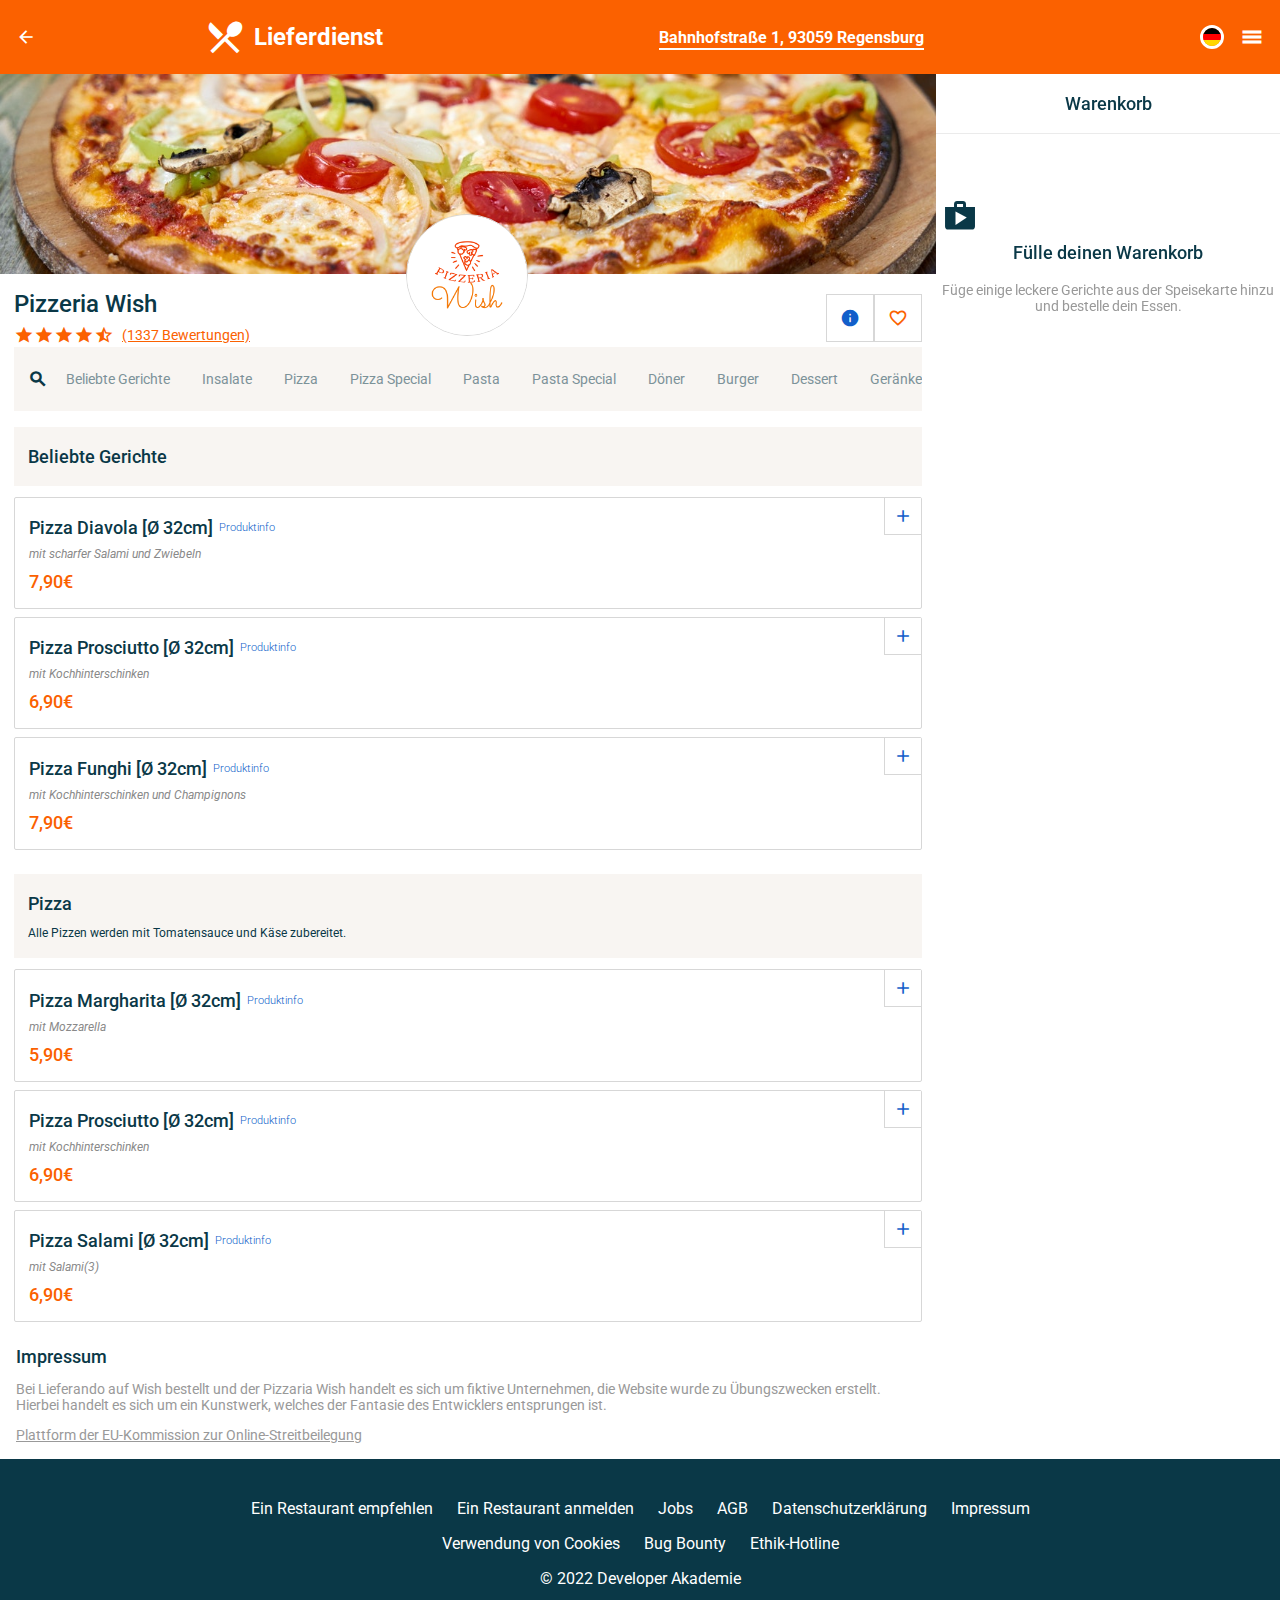
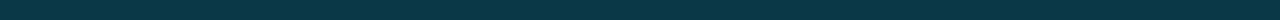
<file: index.html>
<html lang="en">
<head>
    <meta charset="UTF-8">
    <meta http-equiv="X-UA-Compatible" content="IE=edge">
    <meta name="viewport" content="width=device-width, initial-scale=1.0">
    <title>Lieferando Clone</title>
    <link rel="shortcut icon" type="image/png" href="./img/favicon.jpg" />
    <link href="https://fonts.googleapis.com/icon?family=Material+Icons"
      rel="stylesheet">
    <link href="https://fonts.googleapis.com/icon?family=Material+Icons"
      rel="stylesheet">
    <link rel="preconnect" href="https://fonts.googleapis.com">
    <link rel="preconnect" href="https://fonts.gstatic.com" crossorigin>
    <link href="https://fonts.googleapis.com/css2?family=Roboto:ital,wght@0,100;0,300;0,400;0,500;0,700;0,900;1,100;1,300;1,400;1,500;1,700;1,900&display=swap" rel="stylesheet">    
    <link rel="stylesheet" href="style.css">
    <link rel="stylesheet" href="mobile-style.css">
    <script src="script.js"></script>
</head>
<body id="body" onload="load()">
  <header id="header">
        

    <div class="logo align-items" id="logo">
        <a href="#" class="material-icons-outlined">
            arrow_back_ios_new
        </a>
         <a href="#" class="material-icons-outlined bigger">
            restaurant_menu
         </a>
        <a href="#" class="logo-text hide-mobile">Lieferdienst</a>
    </div>

        <a href="#" class="location"> Bahnhofstraße 1, 93059 Regensburg </a>
           
    <div class="menu align-items" id="menu">
        <a href="#"><img src="img/header-flag.png" class="flag-icon hide-mobile"></a> 
        <a href="#" class="material-icons-round-menu">menu</a>
    </div>

  </header>

<section class="content">       
    <main id="main">
        <div class="main-img">
            <div class="wish-container">
                <img src="img/Pizzawish.png">
            </div>
        </div>
<div class="food-list-parent">
    <div class="restaurant-container" id="restaurant-container">

        <div class="restaurant">
          <div class="headline">
                <h1>Pizzeria Wish</h1>
          </div>
          <div class="rating">
            <span class="material-icons-round star">
                star
            </span>
            <span class="material-icons-round star">
                star
            </span>
            <span class="material-icons-round star">
                star
            </span>
            <span class="material-icons-round star">
                 star
            </span>
            <span class="material-icons-round star">
                star_half
            </span>
              <a href="#" class="reviews">(1337 Bewertungen)</a>
          </div>
        </div>
        <div class="icons-restaurant">
                <a href="#" class="material-icons-outlined info">
                    info
                </a>
                <a href="#" class="material-icons-outlined heart">
                    favorite_border
                </a>
        </div>
    </div>
<div class="navbar-padding">
    <div class="navbar">

        <div class="navbar-search">
            <a href="#" class="material-icons-round search-icon">
                search
            </a>
        </div>
        
        <div class="categories">
            <a href="#">Beliebte Gerichte</a>
            <a href="#">Insalate</a>
            <a href="#">Pizza</a>
            <a href="#">Pizza Special</a>
            <a href="#">Pasta</a>
            <a href="#">Pasta Special</a>
            <a href="#">Döner</a>
            <a href="#">Burger</a>
            <a href="#">Dessert</a>
            <a href="#">Geränke</a>
        </div>        
        
    </div>
</div>
  
<div class="food-list" id="food-list">
    <div class="food-title" id="food-title">
            <h2>Beliebte Gerichte</h2>
    </div>
        <div class="food-container" id="food-container" 
        onclick="addToBasket('Pizza Diavola [Ø 32cm]', 'mit scharfer Salami und Zwiebeln', 7.90 )">
            <div class="product-container" id="product-container">
                <h2 id="product(0)">Pizza Diavola [Ø 32cm]</h2> <a href="#" class="product-info">Produktinfo</a> 
            </div>
            <div class="description" id="description(0)">mit scharfer Salami und Zwiebeln</div>
            <div class="price" id="price(0)">7,90€</div>
            <button  class="add material-icons-outlined">add</button>
        </div>
        <div class="food-container" id="food-container" 
        onclick="addToBasket('Pizza Prosciutto [Ø 32cm]', 'mit Kochhinterschinken', 6.90 )">
            <div class="product-container" id="product-container">
                <h2 id="product(1)">Pizza Prosciutto [Ø 32cm] </h2> <a href="#" class="product-info">Produktinfo</a> 
            </div>
            <div class="description" id="description(1)">mit Kochhinterschinken</div>
            <div class="price" id="price(1)">6,90€</div>
            <button  class="add material-icons-outlined">add</button>
        </div>
        <div class="food-container" id="food-container" 
        onclick="addToBasket('Pizza Funghi [Ø 32cm]', 'mit Kochhinterschinken und Champignons', 7.90 )">
            <div class="product-container" id="product-container">
                <h2 id="product(2)">Pizza Funghi [Ø 32cm]</h2> <a href="#" class="product-info">Produktinfo</a> 
            </div>
            <div class="description" id="description(2)">mit Kochhinterschinken und Champignons</div>
            <div class="price" id="price(2)">7,90€</div>
            <button  class="add material-icons-outlined">add</button>
        </div>
    </div>

 
<div class="food-list" id="food-list">
    <div class="food-title" id="food-title">
            <h2>Pizza</h2><br>
            <p class="food-description">Alle Pizzen werden mit Tomatensauce und Käse zubereitet.</p>
    </div>
        <div class="food-container" id="food-container" 
        onclick="addToBasket('Pizza Margharita [Ø 32cm]', 'mit Mozzarella', 5.90 )">
            <div class="product-container" id="product-container">
                <h2 id="product(3)">Pizza Margharita [Ø 32cm]</h2> <a href="#" class="product-info">Produktinfo</a> 
            </div>
            <div class="description" id="description(3)">mit Mozzarella</div>
            <div class="price" id="price(3)">5,90€</div>
            <button  class="add material-icons-outlined">add</button>
        </div>
        <div class="food-container" id="food-container" 
        onclick="addToBasket('Pizza Prosciutto [Ø 32cm]', 'mit Kochhinterschinken', 6.90 )">
            <div class="product-container" id="product-container">
                <h2 id="product(1)">Pizza Prosciutto [Ø 32cm]</h2> <a href="#" class="product-info">Produktinfo</a> 
            </div>
            <div class="description" id="description(1)">mit Kochhinterschinken</div>
            <div class="price" id="price(1)">6,90€</div>
            <button  class="add material-icons-outlined">add</button>
        </div>
        <div class="food-container" id="food-container" 
        onclick="addToBasket('Pizza Salami [Ø 32cm]', 'mit Salami', 6.90 )">
            <div class="product-container" id="product-container">
                <h2 id="product(4)">Pizza Salami [Ø 32cm]</h2> <a href="#" class="product-info">Produktinfo</a> 
            </div>
            <div class="description" id="description(4)"> mit Salami(3)</div>
            <div  class="price" id="price(4)">6,90€</div>
            <button  class="add material-icons-outlined">add</button>
        </div>
    </div>
</div>

<div class="imprint" id="imprint">
    <h3>Impressum</h3>
    <p>
        Bei Lieferando auf Wish bestellt und der Pizzaria Wish handelt es sich um fiktive Unternehmen,
        die Website wurde zu Übungszwecken erstellt.
        Hierbei handelt es sich um ein Kunstwerk, welches der Fantasie des Entwicklers entsprungen ist. <br>
    </p>
        <a href="#">Plattform der EU-Kommission zur Online-Streitbeilegung</a>
</div>
</div>

</main>

<aside class="sidebar hide-mobile" id="sidebar">

    <div class="basket" id="basket"> <h2>Warenkorb</h2> </div>  
    <div class="basket-container" id="basket-container">
    </div>  

    <div class="price-calc-container" id="price-calc-container">
    </div>  
     

    
</aside>

</section> 
    
    <div class="footer-container" id="footer-container">

        <div class="footer-links" id="footer-links">
           <a href="#"> Ein Restaurant empfehlen </a>
           <a href="#"> Ein Restaurant anmelden </a>
           <a href="#"> Jobs </a>
           <a href="#"> AGB </a>
           <a href="#"> Datenschutzerklärung </a>
           <a href="#"> Impressum </a>
           <a href="#"> Verwendung von Cookies </a>
           <a href="#"> Bug Bounty </a>
           <a href="#"> Ethik-Hotline </a>
        </div>

        <div class="footer-copyright" id="footer-copyright">
            © 2022 Developer Akademie
        </div>
        
    </div>
    <div class="mobile-button-container" id="mobile-button-container">
    </div>

    

</body>
</html>
</file>
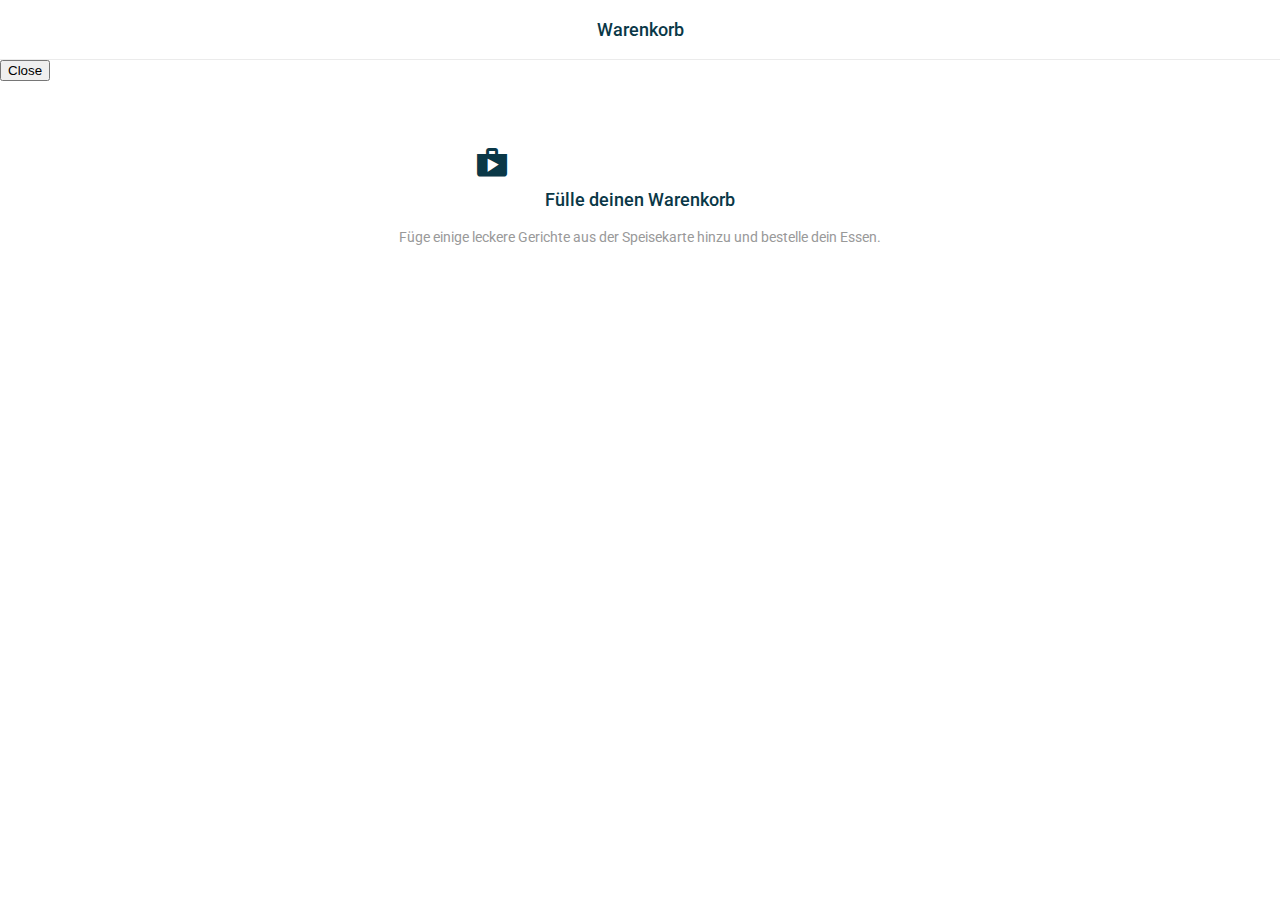
<file: mobile-cart.html>
<html lang="en">
	<head>
		<meta charset="UTF-8" />
		<meta http-equiv="X-UA-Compatible" content="IE=edge" />
		<meta name="viewport" content="width=device-width, initial-scale=1.0" />
		<title>Mobile-Cart</title>
		<link rel="shortcut icon" type="image/png" href="./img/favicon.jpg" />
		<link href="https://fonts.googleapis.com/icon?family=Material+Icons" rel="stylesheet" />
		<link href="https://fonts.googleapis.com/icon?family=Material+Icons" rel="stylesheet" />
		<link rel="preconnect" href="https://fonts.googleapis.com" />
		<link rel="preconnect" href="https://fonts.gstatic.com" crossorigin />
		<link
			href="https://fonts.googleapis.com/css2?family=Roboto:ital,wght@0,100;0,300;0,400;0,500;0,700;0,900;1,100;1,300;1,400;1,500;1,700;1,900&display=swap"
			rel="stylesheet"
		/>
		<link rel="stylesheet" href="style.css" />
		<link rel="stylesheet" href="mobile-style.css" />
		<script src="script.js"></script>
	</head>
	<body onload="load()">
		<div class="basket" id="basket"><h2>Warenkorb</h2></div>
		<button class="close-btn" onclick="window.location.href = 'index.html'">Close</button>
		<div class="basket-container" id="basket-container"></div>

		<div class="price-calc-container" id="price-calc-container"></div>
		<div class="mobile-button-container d-none" id="mobile-button-container"></div>
	</body>
</html>
</file>
<file: style.css>
body {
    overflow-y: scroll;
    scroll-behavior: smooth;
    margin: 0;
    font-family: 'Roboto', sans-serif;
}

/*---------------- Header/Icons --------------*/

header {
    background: #fb6100;
    display: flex;
    align-items: center;
    justify-content: space-between;
    padding: 16px;
}

.d-none {
    display: none;
}

.location {
    text-underline-offset: 5px;
    text-decoration-thickness: 2px;
    color: white;
    font-size: 1rem;
    font-weight: 700;

}

.bigger {
    font-size: 42px !important;
}

.material-icons {
    text-decoration: none;
    font-family: 'Material Icons';
    font-weight: normal;
    font-style: normal;
    color: white;
    font-size: 20px;
    padding-right: 8px;
}

.material-icons-outlined {
    text-decoration: none;
    font-family: 'Material Icons';
    font-weight: normal;
    font-style: normal;
    color: white;
    font-size: 20px;
    padding-right: 8px;
}

.material-icons-round {
    text-decoration: none;
    font-family: 'Material Icons';
    font-weight: normal;
    font-style: normal;
    color: white;
    font-size: 20px;
    padding-right: 8px;
}

.material-icons-round-menu {
    font-family: 'Material Icons';
    font-weight: normal;
    font-style: normal;
    font-size: 24px;
    font-weight: 600;
    color: white;
    padding-left: 16px;
}

.flag-icon {
    border-radius: 50%;
    border: solid white 3.5px;
    height: 18px;
    width: 18px;
}

.align-items {
    display: flex;
    align-items: center;
}

.menu a {
    text-decoration: none;
}

.logo-text {
    font-size: 24px;
    text-decoration: none;
    color: white;
    font-weight: bold;
}

/*------------------ Main -----------------*/
.content {
    display: flex;
}

main {
    width: calc(100% - 344px);
    position: relative;
}

.main-img {
    background-image: url(img/pexels-engin-akyurt-2619967.jpg);
    background-size: cover;
    background-position-y: 50%;
    min-height: 200px;
    display: flex;
}

.wish-container {
    position: absolute;
    top: 140px;
    left: calc(50% - 62px);
}

.wish-container img {
    height: 120px;
    width: 120px;
    border-radius: 50%;
    border: 1px solid #d7d7d7;
}


.restaurant-container {
    display: flex;
    padding: 16px 14px;
    padding-bottom: 2px;
    justify-content: space-between;
}

.restaurant {
    max-width: 300px;
    display: flex;
    flex-direction: column;
}

.rating {
    align-items: center;
    display: flex;
    color: #fb6100;
}

h1 {
    font-size: 24px;
    font-weight: 500;
    color: #0a3847;
    margin-block-start: 0;
    margin-block-end: 0.3em;
}

.star {
    color: #fb6100;
    padding-right: 0px;
}

.reviews {
    color: #fb6100;
    font-size: 14px;
    padding-left: 8px;
}

.icons-restaurant {
    display: flex;
    justify-content: center;
    align-items: center;
}

.info {
    background-color: white;
    color: #125fca;
    border: 1px #d7d7d7 solid;
    padding: 11px;
    height: 24px;
    width: 24px;
    transition: ease-in-out 200ms;
    justify-content: center;
    display: flex;
    align-items: center;
}

.info:hover {
    border: 1px #125fca solid;
}

.heart {
    color: #fb6100;
    border: 1px #d7d7d7 solid;
    padding: 11px;
    height: 24px;
    width: 24px;
    transition: ease-in-out 200ms;
    justify-content: center;
    display: flex;
    align-items: center;
}

.heart:hover {
    border: 1px #fb6100 solid;
}

/*------------------ Navigationbar ----------------*/
.navbar {
    display: flex;
    align-items: center;
    background-color: #f8f5f2;
    padding: 12px 14px;
    overflow: auto;
    white-space: nowrap;
    position: sticky;
    height: 40px;

}

.navbar-padding {
    padding-left: 14px;
    padding-right: 14px;
}

.categories a {
    font-size: 14px;
    color: #7c9299;
    text-decoration: none;
    transition: ease-in-out 200ms;
    padding: 4px 8px;
}

.categories a:hover {
    color: #fb6100;
}

.navbar a {
    display: inline-block;
    padding: 14px;
}

.search-icon {
    color: #0a3847;
    font-weight: 600;
    padding-left: 0px !important;
    padding-right: 4px !important;
}

::-webkit-scrollbar {
    width: 0;
    height: 10px;
}

::-webkit-scrollbar-track {
    box-shadow: inset 0 0 5px grey;
    border-radius: 15px;
}

::-webkit-scrollbar-thumb {
    background: #fb6000d6;
    border-radius: 15px;
    transition: ease-in-out 200ms;
}

::-webkit-scrollbar-thumb:hover {
    background: #fb6100;
}

/*------------------ Food section --------------- */

.food-list {
    padding: 16px 14px;
    padding-bottom: 0;
}

.food-list-parent {
    max-width: 1080px;
    margin: 0 auto;
}

.food-description {
    color: #0a3847;
    font-size: 12px;
    margin-block-start: -0.8em;
    margin-block-end: 0.2em;
}

.food-title {
    background-color: #f8f5f2;
    padding: 16px 14px;
    margin-bottom: 11px;
}

.food-container {
    padding: 16px 14px;
    border: 1px solid #d7d7d7;
    border-radius: 2px;
    margin-bottom: 8px;
    position: relative;
    transition: ease-in-out 200ms;
}

.food-container:hover {
    border: 1px solid #125fca;
    border-radius: 2px;
    cursor: pointer;
}

h2 {
    font-size: 18px;
    color: #0a3847;
    font-weight: 500;
    margin-block-start: 0.17em;
    margin-block-end: 0.17em;
}

.product-info {
    text-decoration: none;
    font-size: 11px;
    font-weight: 300;
    color: #125fca;
    transition: ease-in-out 150ms;
    padding-left: 6px;
}

.product-info:hover {
    text-decoration: underline #125fca;
}

.product-container {
    display: flex;
    align-items: center;
    padding-bottom: 6px;
}

.description {
    padding-bottom: 10px;
    color: #898989;
    font-size: 12px;
    font-style: italic;
}

.price {
    color: #fb6100;
    font-size: 18px;
    font-weight: 500;
}

.add {
    position: absolute;
    top: 0;
    right: 0;
    padding: 8px;
    color: #125fca;
    border-left: 1px solid #d7d7d7;
    border-bottom: 1px solid #d7d7d7;
    border-top: 0;
    border-right: 0;
    background-color: white;
}

.add:hover {
    cursor: pointer;
}

/*--------------- Aside/Basket ----------------*/

.sidebar {
    min-width: 344px;
    max-width: 344px;
    min-height: calc(100vh - 72px);
    position: fixed;
    right: 0;
    top: 74px;
    bottom: 0;
    transition: all 225ms ease-in-out;
}

.basket {
    border-bottom: 1px solid #ebebeb;
    padding: 16px;
    color: #0a3847;
    text-align: center;
}
.basket-container{
    display: flex;
    flex-direction: column;
    align-items: center;
}
.basket-empty {
    display: flex;
    flex-direction: column;
    align-items: center;
    padding: 64px 16px;
}

.empty {
    color: #999;
    font-size: 14px;
    display: flex;
    text-align: center;
}

h3 {
    font-size: 18px;
    color: #0a3847;
    font-weight: 500 !important;
    margin: 0;
}

.bag {
    font-size: 36px;
    color: #0a3847;
    padding-bottom: 8px;
}

.basket-filled {
    padding: 16px 16px 8px;
}

.basket-item-container {
    display: -webkit-box;
    font-size: 14px;
    padding: 0px 0px 16px;
    border-bottom: 1px solid #ebebeb;
}

.itemAmount {
    padding-right: 20px;
}

.item-name-price {
    display: flex;
    justify-content: space-between;
    padding-bottom: 16px;
}

.item-description {
    padding-bottom: 8px;
    font-size: 12px;
    font-style: italic;
    color: rgb(147 147 147);
}

.change {
    display: flex;
    justify-content: space-between;
    align-items: center;
}

.change a {
    color: #125fca;
    padding-right: 40px;
    font-weight: 500;
}

.remove-add {
    background-color: white;
    color: #125fca;
    border: 1px #d7d7d7 solid;
    padding: 5px;
    transition: ease-in-out 200ms;
    margin-left: 8px;
}

.remove-add:hover {
    border: 1px #125fca solid;
    cursor: pointer;
}

.price-calc-container {
    font-size: 14px;
    padding: 16px;
    border-bottom: 1px solid #ebebeb;
}

.price-calc {
    display: flex;
    justify-content: space-between;
    padding-bottom: 12px;
}

.pay-container {
    padding: 8px;
    display: flex;
    justify-content: center;

}

.pay {
    color: white;
    background-color: #125fca;
    border-radius: 3px;
    font-size: 16px;
    font-weight: 600;
    padding: 15px 32px;
    width: 100%;
    min-height: 3.5rem;
}


/*-------------------- Imprint -------------------*/

.imprint {
    padding: 16px;
}

.imprint p {
    color: #999;
    font-size: 14px;
}

.imprint a {
    color: #999;
    font-size: 14px;
}

/*------------------ Footer -----------------*/

.footer-container {
    font-size: 1em;
    background-color: #0a3847;
    display: flex;
    flex-direction: column;
    align-items: center;
    padding: 32px 160px;
}

.footer-links {
    display: flex;
    justify-content: center;
    flex-wrap: wrap;
}

.footer-links a {
    text-decoration: none;
    color: white;
    padding: 8px 12px;
    transition: ease-in-out 150ms;
}

.footer-links a:hover {
    text-decoration: underline;
}

.footer-copyright {
    padding-top: 8px;
    color: white;
}

.mobile-button {
    display: none;
}
</file>
<file: mobile-style.css>
@media(max-width: 1000px) {
    .close-btn {
        position: sticky;
        left: 26%;
        align-items: center;
        color: white;
        background-color: #146eeb;
        border-radius: 3px;
        font-size: 12px;
        font-weight: 500;
        min-height: 32px;
        width: 48%;
    }

    .close-btn:hover {
        cursor: pointer;
    }

    .hide-mobile {
        display: none;
    }

    main {
        width: 100%;
    }

    .mobile-button-container {

        position: fixed;
        left: 0;
        bottom: 0;
        z-index: 1;
        width: 100%;
        padding: var(--space-m);
        border-top: 1px solid #ebebeb;
        background: #fff;
        background: var(--c-bg);
    }

    .mobile-button {
        display: block !important;
        color: white;
        background-color: #146eeb;
        border-radius: 3px;
        font-size: 16px;
        font-weight: 600;
        min-height: 56px;
        position: fixed;
        bottom: 1%;
        left: 2%;
        width: 96%;
    }

    .mobile-button:hover {
        cursor: pointer;
    }

    .footer-container {
        font-size: 1em;
        background-color: #0a3847;
        display: flex;
        flex-direction: column;
        padding: 16px 32px;
        height: clamp(150px, 15vh, 300px);
    }

    .imprint {
        display: flex;
        flex-direction: column;
        align-items: center;
    }
}

@media(max-width: 550px) {
    .footer-container {
        font-size: 0.6em;
        background-color: #0a3847;
        display: flex;
        flex-direction: column;
        padding: 8px 16px;
        height: 160px;
    }

    .wish-container {
        position: absolute;
        top: 170px;
        left: calc(50% - 25px);
    }

    .wish-container img {
        height: 60px;
        width: 60px;
        border-radius: 50%;
        border: 1px solid #d7d7d7;
    }

    .location {
        text-underline-offset: 2px;
        text-decoration-thickness: 1px;
        color: white;
        font-size: 0.7rem;
        font-weight: 500;

    }

    .material-icons-round {
        font-size: 12px !important;
    }

    .material-icons-outlined {
        font-size: 18px !important;
    }

    .material-icons-round-menu {
        font-size: 16px;
    }

    h1 {
        font-size: 18px;
    }

    h2 {
        font-size: 16px;
    }

    .reviews {
        font-size: 10px;
    }

    .food-list {
        padding: 0 !important;
    }

    .food-title {
        text-align: center;
    }

    .description {
        padding-bottom: 8px;
    }

    .navbar {
        border-radius: 6px;
        height: 20px;
        padding: 10px 12px;
        overflow-y: hidden;
    }

    .navbar::-webkit-scrollbar {
        display: none;
    }

    .navbar a {
        display: inline-block;
        padding: 8px;
    }

    .navbar-padding {
        padding: 12px 0px
    }

    .categories a {
        font-size: 14px;
        color: #7c9299;
        text-decoration: none;
        transition: ease-in-out 200ms;
        padding: 2px 4px;
        margin: 10px 20px;
    }

    ::-webkit-scrollbar {
        width: 0;
        height: 6px;
    }

    .info {
        padding: 4px;
    }

    .heart {
        padding: 4px;
    }

    .imprint p {
        font-size: 12px;
        text-align: center;
    }

    .imprint a {
        font-size: 12px;
        text-align: center;
    }

}
</file>
